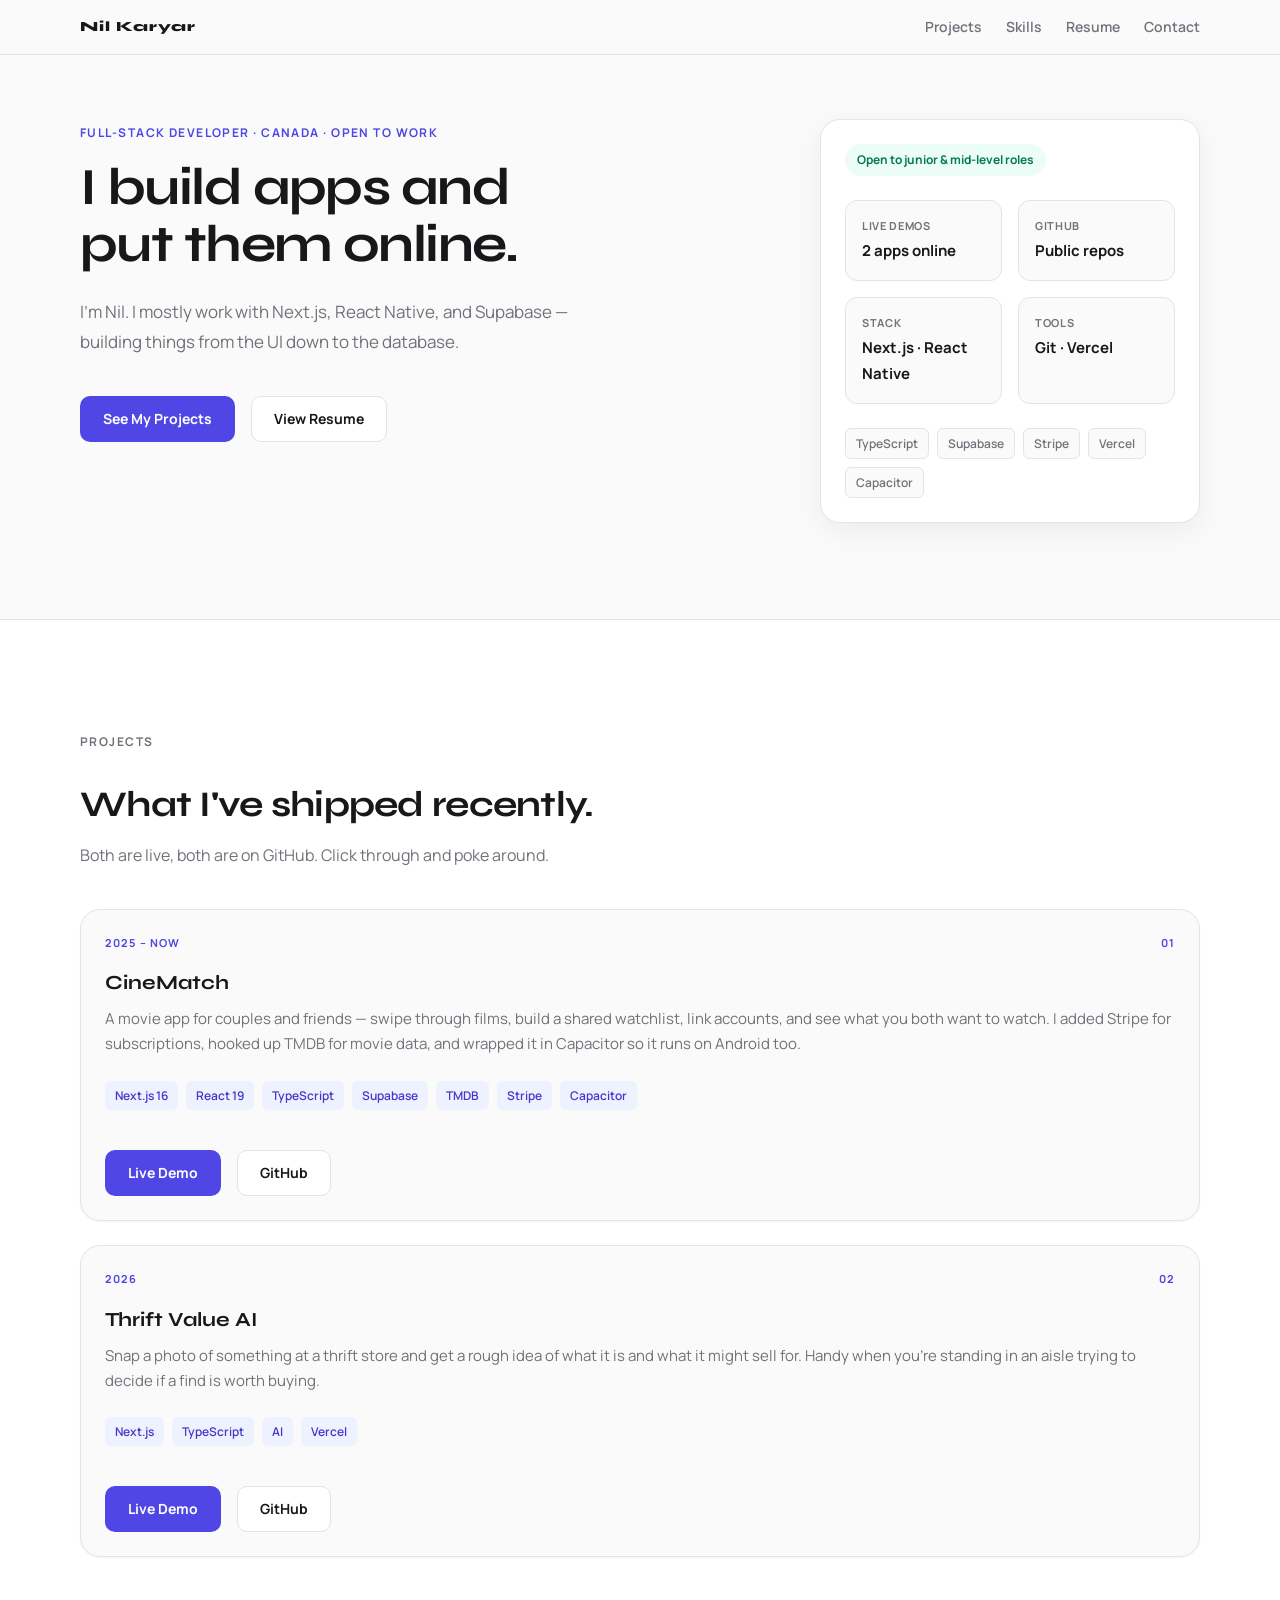
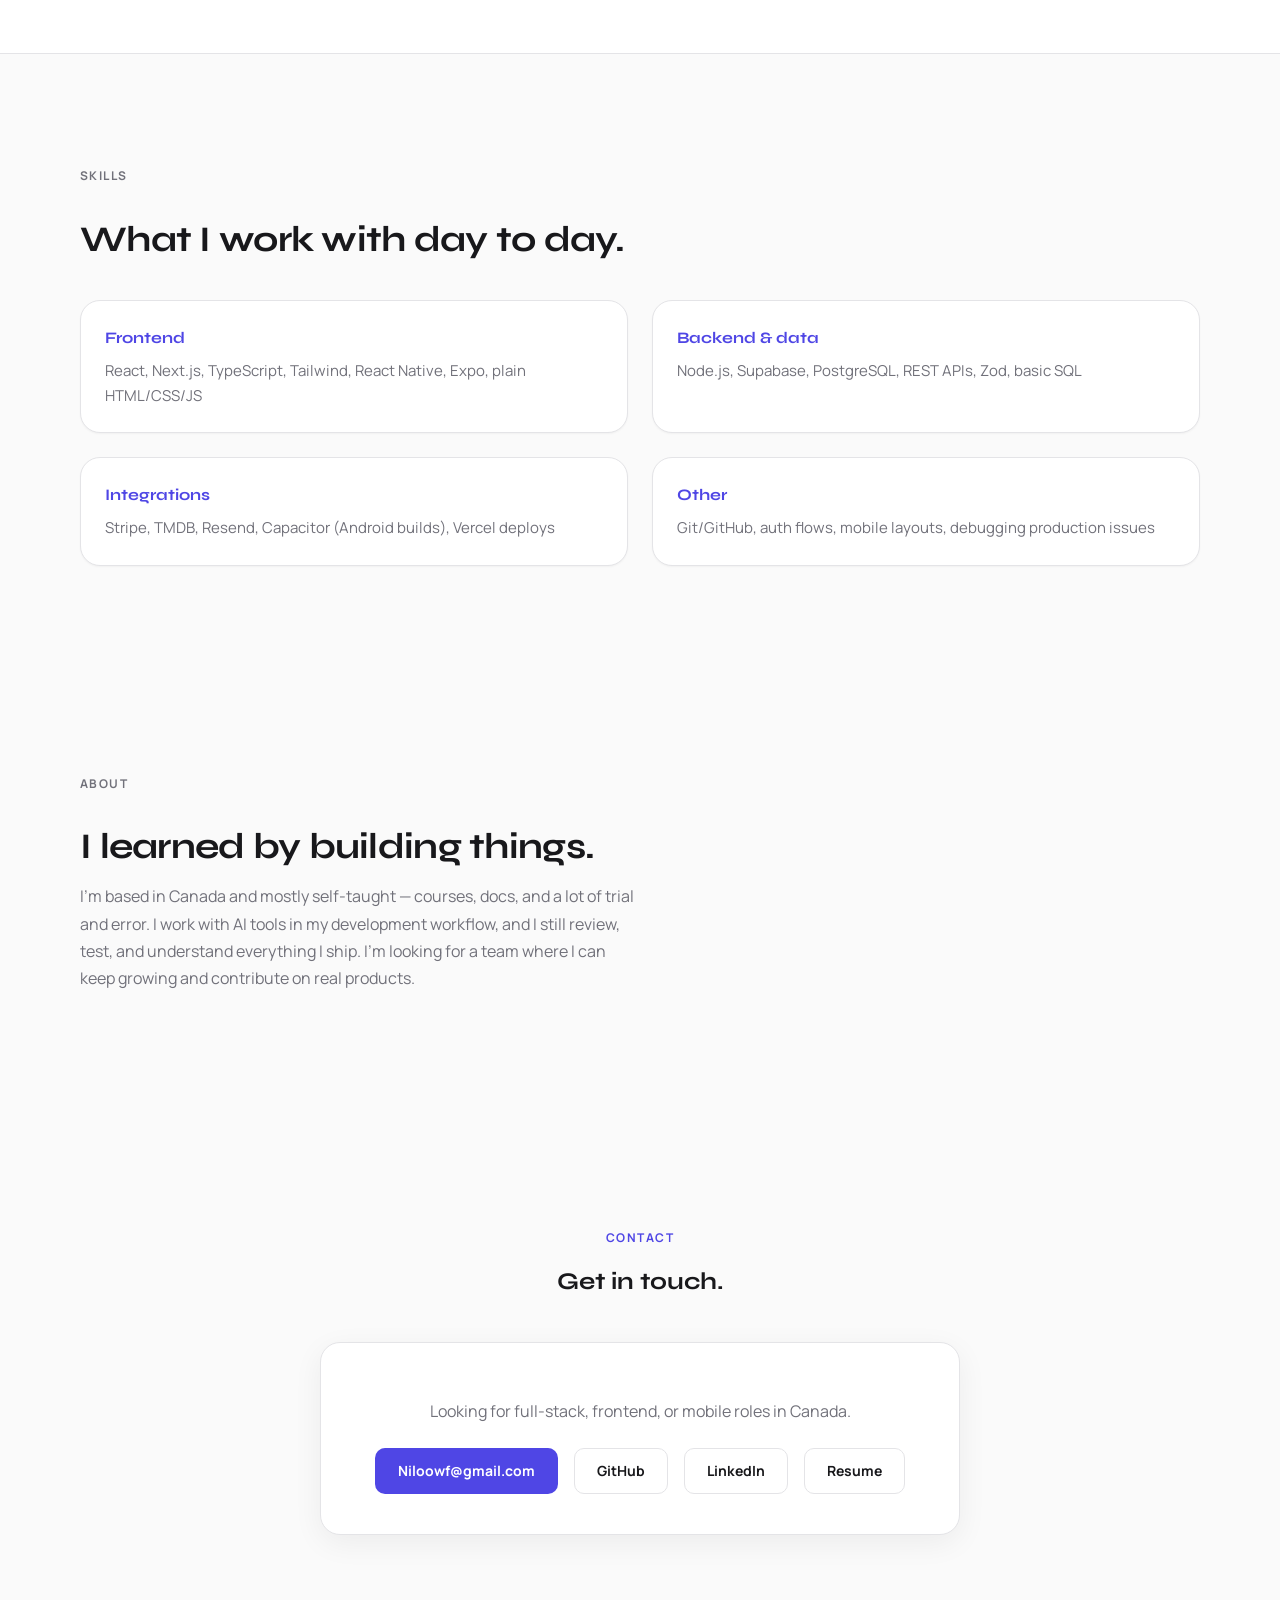
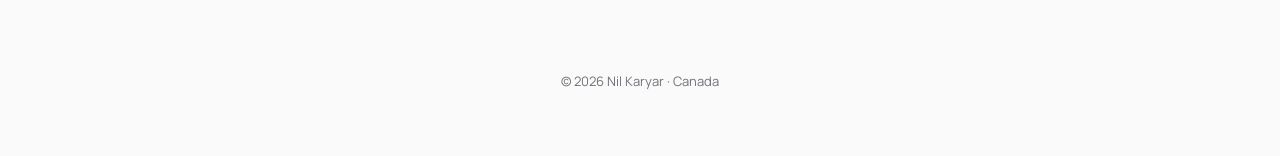
<file: docs/index.html>
<!DOCTYPE html>
<html lang="en">
  <head>
    <meta charset="UTF-8" />
    <meta name="viewport" content="width=device-width, initial-scale=1.0" />
    <title>Nil Karyar | Full-Stack Developer</title>
    <meta
      name="description"
      content="Nil Karyar — full-stack developer in Canada. CineMatch and Thrift Value AI."
    />
    <link rel="preconnect" href="https://fonts.googleapis.com" />
    <link rel="preconnect" href="https://fonts.gstatic.com" crossorigin />
    <link
      href="https://fonts.googleapis.com/css2?family=Syne:wght@600;700;800&family=Manrope:wght@400;500;600;700;800&display=swap"
      rel="stylesheet"
    />
    <link rel="stylesheet" href="styles.css" />
  </head>
  <body>
    <header class="site-header">
      <div class="container header-inner">
        <a class="logo" href="#top">Nil Karyar</a>
        <nav class="nav">
          <a href="#projects">Projects</a>
          <a href="#skills">Skills</a>
          <a href="resume.html">Resume</a>
          <a href="#contact">Contact</a>
        </nav>
      </div>
    </header>

    <main id="top">
      <section class="hero">
        <div class="container hero-layout">
          <div class="reveal">
            <p class="eyebrow">Full-Stack Developer · Canada · Open to Work</p>
            <h1>I build apps and put them online.</h1>
            <p class="hero-lead">
              I'm Nil. I mostly work with Next.js, React Native, and Supabase — building things
              from the UI down to the database.
            </p>
            <div class="hero-btns">
              <a class="btn btn-primary" href="#projects">See My Projects</a>
              <a class="btn btn-outline" href="resume.html">View Resume</a>
            </div>
          </div>

          <aside class="hero-aside reveal">
            <span class="badge">Open to junior & mid-level roles</span>
            <div class="stat-grid">
              <div>
                <small>Live demos</small>
                <strong>2 apps online</strong>
              </div>
              <div>
                <small>GitHub</small>
                <strong>Public repos</strong>
              </div>
              <div>
                <small>Stack</small>
                <strong>Next.js · React Native</strong>
              </div>
              <div>
                <small>Tools</small>
                <strong>Git · Vercel</strong>
              </div>
            </div>
            <div class="tag-list">
              <span>TypeScript</span>
              <span>Supabase</span>
              <span>Stripe</span>
              <span>Vercel</span>
              <span>Capacitor</span>
            </div>
          </aside>
        </div>
      </section>

      <section class="section section-alt" id="projects">
        <div class="container">
          <div class="section-head reveal">
            <p class="eyebrow">Projects</p>
            <h2>What I've shipped recently.</h2>
            <p>Both are live, both are on GitHub. Click through and poke around.</p>
          </div>

          <div class="projects">
            <article class="project project-wide reveal">
              <div class="project-top"><span>2025 – now</span><span>01</span></div>
              <h3>CineMatch</h3>
              <p class="project-desc">
                A movie app for couples and friends — swipe through films, build a shared watchlist,
                link accounts, and see what you both want to watch. I added Stripe for subscriptions,
                hooked up TMDB for movie data, and wrapped it in Capacitor so it runs on Android too.
              </p>
              <ul class="chips">
                <li>Next.js 16</li><li>React 19</li><li>TypeScript</li><li>Supabase</li>
                <li>TMDB</li><li>Stripe</li><li>Capacitor</li>
              </ul>
              <div class="project-actions">
                <a class="btn btn-primary" href="https://cine-match-neon.vercel.app" target="_blank" rel="noreferrer">Live Demo</a>
                <a class="btn btn-outline" href="https://github.com/iNiloowf/CineMatch" target="_blank" rel="noreferrer">GitHub</a>
              </div>
            </article>

            <article class="project project-wide reveal">
              <div class="project-top"><span>2026</span><span>02</span></div>
              <h3>Thrift Value AI</h3>
              <p class="project-desc">
                Snap a photo of something at a thrift store and get a rough idea of what it is and
                what it might sell for. Handy when you're standing in an aisle trying to decide
                if a find is worth buying.
              </p>
              <ul class="chips">
                <li>Next.js</li><li>TypeScript</li><li>AI</li><li>Vercel</li>
              </ul>
              <div class="project-actions">
                <a class="btn btn-primary" href="https://thrift-store-ai-app.vercel.app" target="_blank" rel="noreferrer">Live Demo</a>
                <a class="btn btn-outline" href="https://github.com/iNiloowf/Thrift-Store-AI-App" target="_blank" rel="noreferrer">GitHub</a>
              </div>
            </article>
          </div>
        </div>
      </section>

      <section class="section" id="skills">
        <div class="container">
          <div class="section-head reveal">
            <p class="eyebrow">Skills</p>
            <h2>What I work with day to day.</h2>
          </div>
          <div class="grid-2 reveal">
            <div class="card">
              <h4>Frontend</h4>
              <p>React, Next.js, TypeScript, Tailwind, React Native, Expo, plain HTML/CSS/JS</p>
            </div>
            <div class="card">
              <h4>Backend & data</h4>
              <p>Node.js, Supabase, PostgreSQL, REST APIs, Zod, basic SQL</p>
            </div>
            <div class="card">
              <h4>Integrations</h4>
              <p>Stripe, TMDB, Resend, Capacitor (Android builds), Vercel deploys</p>
            </div>
            <div class="card">
              <h4>Other</h4>
              <p>Git/GitHub, auth flows, mobile layouts, debugging production issues</p>
            </div>
          </div>
        </div>
      </section>

      <section class="section" id="about">
        <div class="container">
          <div class="section-head reveal">
            <p class="eyebrow">About</p>
            <h2>I learned by building things.</h2>
            <p>
              I'm based in Canada and mostly self-taught — courses, docs, and a lot of trial and error.
              I work with AI tools in my development workflow, and I still review, test, and understand
              everything I ship. I'm looking for a team where I can keep growing and contribute on
              real products.
            </p>
          </div>
        </div>
      </section>

      <section class="section" id="contact">
        <div class="container contact-wrap">
          <div class="reveal">
            <p class="eyebrow">Contact</p>
            <h2>Get in touch.</h2>
            <div class="contact-box">
              <p>Looking for full-stack, frontend, or mobile roles in Canada.</p>
              <div class="hero-btns">
                <a class="btn btn-primary" href="mailto:Niloowf@gmail.com">Niloowf@gmail.com</a>
                <a class="btn btn-outline" href="https://github.com/iNiloowf" target="_blank" rel="noreferrer">GitHub</a>
                <a class="btn btn-outline" href="https://www.linkedin.com/in/niloofar-karyar-1b3258156/" target="_blank" rel="noreferrer">LinkedIn</a>
                <a class="btn btn-outline" href="resume.html">Resume</a>
              </div>
            </div>
          </div>
        </div>
      </section>
    </main>

    <footer class="site-footer">
      <div class="container">© 2026 Nil Karyar · Canada</div>
    </footer>

    <script src="script.js"></script>
  </body>
</html>
</file>
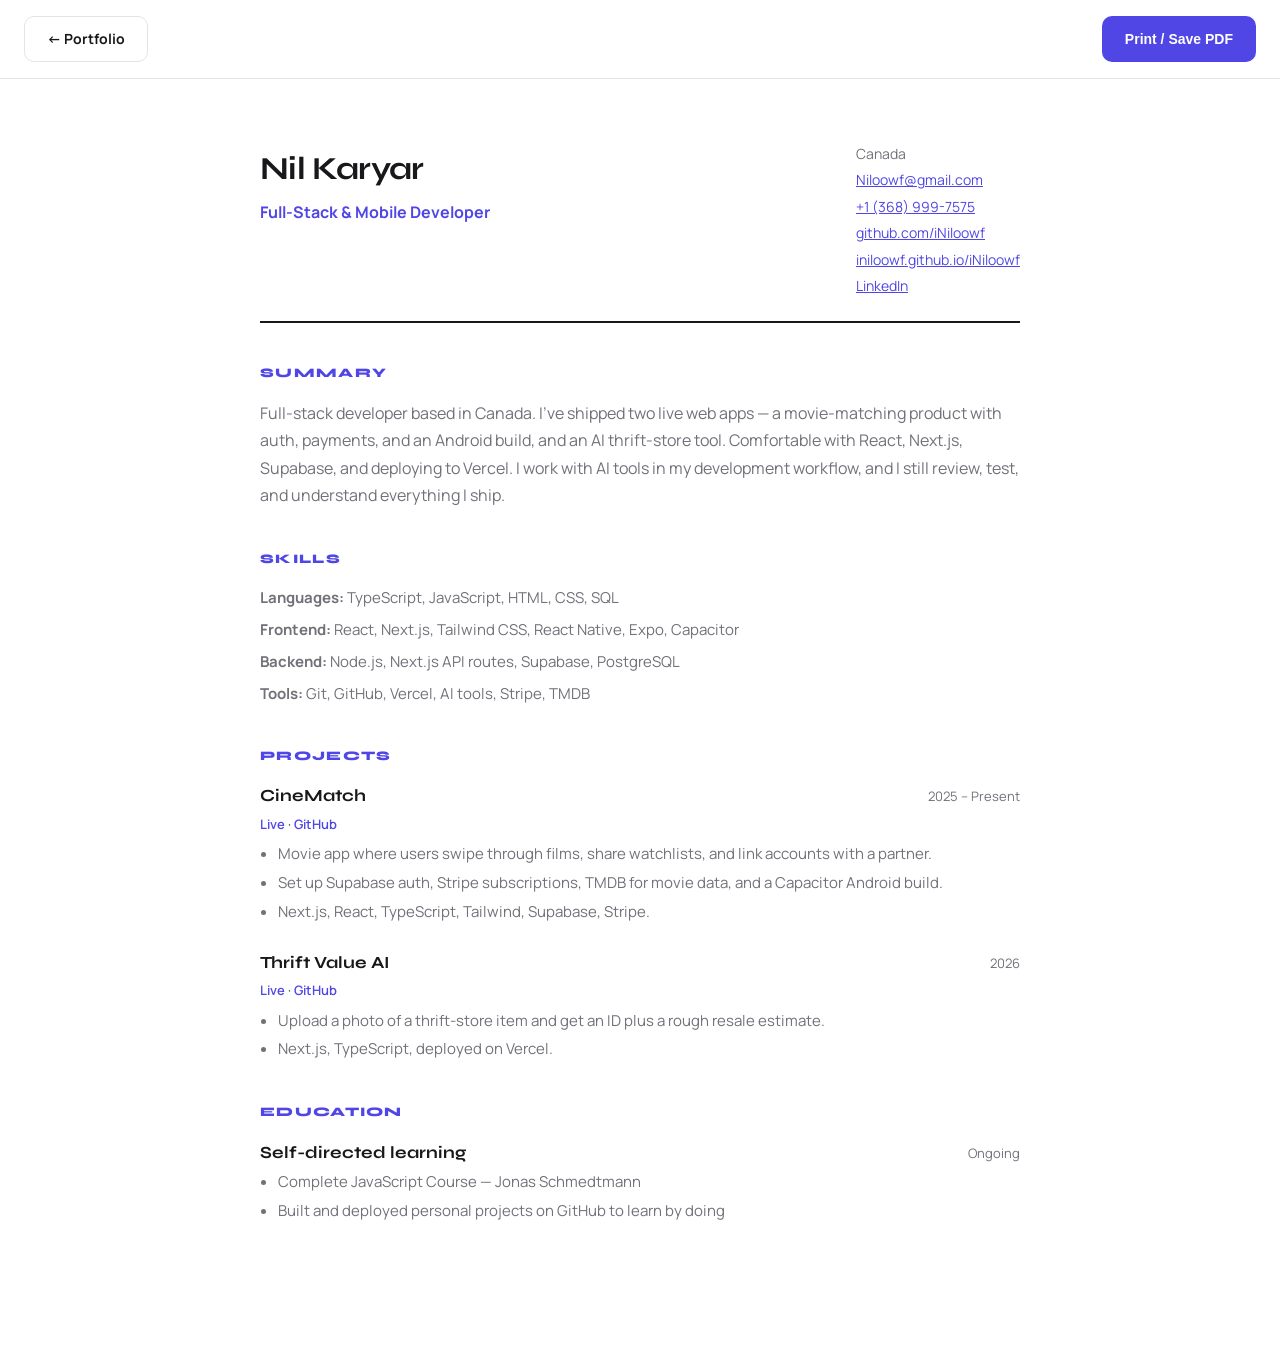
<file: docs/resume.html>
<!DOCTYPE html>
<html lang="en">
  <head>
    <meta charset="UTF-8" />
    <meta name="viewport" content="width=device-width, initial-scale=1.0" />
    <title>Resume — Nil Karyar</title>
    <link rel="preconnect" href="https://fonts.googleapis.com" />
    <link rel="preconnect" href="https://fonts.gstatic.com" crossorigin />
    <link
      href="https://fonts.googleapis.com/css2?family=Syne:wght@600;700;800&family=Manrope:wght@400;500;600;700&display=swap"
      rel="stylesheet"
    />
    <link rel="stylesheet" href="styles.css" />
  </head>
  <body class="resume-body">
    <div class="resume-bar no-print">
      <a href="index.html" class="btn btn-outline">← Portfolio</a>
      <button class="btn btn-primary" onclick="window.print()">Print / Save PDF</button>
    </div>

    <article class="resume-doc">
      <header>
        <div>
          <h1>Nil Karyar</h1>
          <p class="resume-role">Full-Stack & Mobile Developer</p>
        </div>
        <div class="resume-links-col">
          <span>Canada</span>
          <a href="mailto:Niloowf@gmail.com">Niloowf@gmail.com</a>
          <a href="tel:+13689997575">+1 (368) 999-7575</a>
          <a href="https://github.com/iNiloowf">github.com/iNiloowf</a>
          <a href="https://iniloowf.github.io/iNiloowf/">iniloowf.github.io/iNiloowf</a>
          <a href="https://www.linkedin.com/in/niloofar-karyar-1b3258156/">LinkedIn</a>
        </div>
      </header>

      <section class="resume-block">
        <h2>Summary</h2>
        <p>
          Full-stack developer based in Canada. I've shipped two live web apps — a movie-matching
          product with auth, payments, and an Android build, and an AI thrift-store tool. Comfortable
          with React, Next.js, Supabase, and deploying to Vercel. I work with AI tools in my
          development workflow, and I still review, test, and understand everything I ship.
        </p>
      </section>

      <section class="resume-block">
        <h2>Skills</h2>
        <div class="skill-lines">
          <div><strong>Languages:</strong> TypeScript, JavaScript, HTML, CSS, SQL</div>
          <div><strong>Frontend:</strong> React, Next.js, Tailwind CSS, React Native, Expo, Capacitor</div>
          <div><strong>Backend:</strong> Node.js, Next.js API routes, Supabase, PostgreSQL</div>
          <div><strong>Tools:</strong> Git, GitHub, Vercel, AI tools, Stripe, TMDB</div>
        </div>
      </section>

      <section class="resume-block">
        <h2>Projects</h2>

        <div class="job">
          <div class="job-head">
            <h3>CineMatch</h3>
            <span>2025 – Present</span>
          </div>
          <p class="job-links">
            <a href="https://cine-match-neon.vercel.app">Live</a> ·
            <a href="https://github.com/iNiloowf/CineMatch">GitHub</a>
          </p>
          <ul>
            <li>Movie app where users swipe through films, share watchlists, and link accounts with a partner.</li>
            <li>Set up Supabase auth, Stripe subscriptions, TMDB for movie data, and a Capacitor Android build.</li>
            <li>Next.js, React, TypeScript, Tailwind, Supabase, Stripe.</li>
          </ul>
        </div>

        <div class="job">
          <div class="job-head">
            <h3>Thrift Value AI</h3>
            <span>2026</span>
          </div>
          <p class="job-links">
            <a href="https://thrift-store-ai-app.vercel.app">Live</a> ·
            <a href="https://github.com/iNiloowf/Thrift-Store-AI-App">GitHub</a>
          </p>
          <ul>
            <li>Upload a photo of a thrift-store item and get an ID plus a rough resale estimate.</li>
            <li>Next.js, TypeScript, deployed on Vercel.</li>
          </ul>
        </div>
      </section>

      <section class="resume-block">
        <h2>Education</h2>
        <div class="job">
          <div class="job-head">
            <h3>Self-directed learning</h3>
            <span>Ongoing</span>
          </div>
          <ul>
            <li>Complete JavaScript Course — Jonas Schmedtmann</li>
            <li>Built and deployed personal projects on GitHub to learn by doing</li>
          </ul>
        </div>
      </section>
    </article>
  </body>
</html>
</file>
<file: docs/styles.css>
:root {
  --bg: #fafafa;
  --surface: #ffffff;
  --text: #18181b;
  --muted: #71717a;
  --line: #e4e4e7;
  --accent: #4f46e5;
  --accent-hover: #4338ca;
  --accent-bg: #eef2ff;
  --accent-border: #c7d2fe;
  --success-bg: #ecfdf5;
  --success-text: #047857;
  --space-xs: 8px;
  --space-sm: 16px;
  --space-md: 24px;
  --space-lg: 40px;
  --space-xl: 64px;
  --space-2xl: 96px;
  --radius: 12px;
  --radius-lg: 20px;
  --max: 1120px;
  --shadow-sm: 0 1px 2px rgba(0, 0, 0, 0.04);
  --shadow-md: 0 8px 30px rgba(0, 0, 0, 0.06);
}

*, *::before, *::after { box-sizing: border-box; }

html { scroll-behavior: smooth; }

body {
  margin: 0;
  font-family: "Manrope", system-ui, -apple-system, sans-serif;
  font-size: 16px;
  line-height: 1.6;
  color: var(--text);
  background: var(--bg);
  -webkit-font-smoothing: antialiased;
}

img { max-width: 100%; display: block; }
a { color: inherit; text-decoration: none; }
ul { margin: 0; padding: 0; list-style: none; }
p { margin: 0; }
h1, h2, h3, h4 { margin: 0; font-family: "Syne", sans-serif; }

.container {
  width: min(var(--max), calc(100% - 48px));
  margin-left: auto;
  margin-right: auto;
}

/* Header */
.site-header {
  position: sticky;
  top: 0;
  z-index: 50;
  background: rgba(250, 250, 250, 0.92);
  backdrop-filter: blur(12px);
  border-bottom: 1px solid var(--line);
}

.header-inner {
  display: flex;
  align-items: center;
  justify-content: space-between;
  gap: var(--space-md);
  padding: var(--space-sm) 0;
}

.logo {
  font-family: "Syne", sans-serif;
  font-size: 0.875rem;
  font-weight: 800;
  letter-spacing: 0.08em;
  color: var(--text);
}

.nav {
  display: flex;
  flex-wrap: wrap;
  align-items: center;
  gap: var(--space-md);
}

.nav a {
  font-size: 0.875rem;
  font-weight: 600;
  color: var(--muted);
  transition: color 0.15s;
}

.nav a:hover { color: var(--accent); }

/* Hero */
.hero {
  padding: var(--space-xl) 0 var(--space-2xl);
}

.hero-layout {
  display: grid;
  grid-template-columns: 1fr 380px;
  gap: var(--space-lg);
  align-items: start;
}

.eyebrow {
  display: inline-block;
  margin-bottom: var(--space-sm);
  font-size: 0.75rem;
  font-weight: 700;
  letter-spacing: 0.12em;
  text-transform: uppercase;
  color: var(--accent);
}

.hero h1 {
  font-size: clamp(2.25rem, 5vw, 3.25rem);
  line-height: 1.1;
  letter-spacing: -0.03em;
  max-width: 12ch;
}

.hero h1 em {
  font-style: normal;
  color: var(--accent);
}

.hero-lead {
  margin-top: var(--space-md);
  max-width: 52ch;
  font-size: 1.0625rem;
  line-height: 1.75;
  color: var(--muted);
}

.hero-btns {
  display: flex;
  flex-wrap: wrap;
  gap: var(--space-sm);
  margin-top: var(--space-lg);
}

.btn {
  display: inline-flex;
  align-items: center;
  justify-content: center;
  min-height: 46px;
  padding: 0 22px;
  border-radius: 10px;
  font-size: 0.875rem;
  font-weight: 700;
  border: 1px solid transparent;
  transition: background 0.15s, border-color 0.15s, transform 0.15s;
}

.btn:hover { transform: translateY(-1px); }

.btn-primary {
  background: var(--accent);
  color: #fff;
}

.btn-primary:hover { background: var(--accent-hover); }

.btn-outline {
  background: var(--surface);
  border-color: var(--line);
  color: var(--text);
}

.btn-outline:hover { border-color: var(--accent-border); }

.hero-aside {
  background: var(--surface);
  border: 1px solid var(--line);
  border-radius: var(--radius-lg);
  padding: var(--space-md);
  box-shadow: var(--shadow-md);
}

.badge {
  display: inline-flex;
  align-items: center;
  padding: 6px 12px;
  border-radius: 999px;
  background: var(--success-bg);
  color: var(--success-text);
  font-size: 0.75rem;
  font-weight: 700;
}

.stat-grid {
  display: grid;
  grid-template-columns: 1fr 1fr;
  gap: var(--space-sm);
  margin-top: var(--space-md);
}

.stat-grid div {
  padding: var(--space-sm);
  border-radius: var(--radius);
  background: var(--bg);
  border: 1px solid var(--line);
}

.stat-grid small {
  display: block;
  margin-bottom: 4px;
  font-size: 0.6875rem;
  font-weight: 700;
  letter-spacing: 0.06em;
  text-transform: uppercase;
  color: var(--muted);
}

.stat-grid strong {
  font-size: 0.9375rem;
  font-weight: 700;
  line-height: 1.35;
}

.tag-list {
  display: flex;
  flex-wrap: wrap;
  gap: 8px;
  margin-top: var(--space-md);
}

.tag-list span {
  padding: 5px 10px;
  border-radius: 6px;
  background: var(--bg);
  border: 1px solid var(--line);
  font-size: 0.75rem;
  font-weight: 600;
  color: var(--muted);
}

/* Sections */
.section {
  padding: var(--space-2xl) 0;
}

.section-alt {
  background: var(--surface);
  border-top: 1px solid var(--line);
  border-bottom: 1px solid var(--line);
}

.section-head {
  max-width: 560px;
  margin-bottom: var(--space-lg);
}

.section-head h2 {
  margin-top: var(--space-sm);
  font-size: clamp(1.75rem, 3vw, 2.25rem);
  line-height: 1.15;
  letter-spacing: -0.02em;
}

.section-head p {
  margin-top: var(--space-sm);
  color: var(--muted);
  line-height: 1.7;
}

/* Projects */
.projects {
  display: grid;
  grid-template-columns: repeat(2, 1fr);
  gap: var(--space-md);
}

.project {
  display: flex;
  flex-direction: column;
  background: var(--surface);
  border: 1px solid var(--line);
  border-radius: var(--radius-lg);
  padding: var(--space-md);
  box-shadow: var(--shadow-sm);
  transition: box-shadow 0.2s, transform 0.2s;
}

.section-alt .project {
  background: var(--bg);
}

.project:hover {
  box-shadow: var(--shadow-md);
  transform: translateY(-2px);
}

.project-wide { grid-column: 1 / -1; }

.project-top {
  display: flex;
  justify-content: space-between;
  align-items: center;
  margin-bottom: var(--space-sm);
  font-size: 0.6875rem;
  font-weight: 700;
  letter-spacing: 0.1em;
  text-transform: uppercase;
  color: var(--accent);
}

.project h3 {
  font-size: 1.25rem;
  margin-bottom: var(--space-xs);
}

.project-desc {
  flex: 1;
  color: var(--muted);
  font-size: 0.9375rem;
  line-height: 1.65;
}

.chips {
  display: flex;
  flex-wrap: wrap;
  gap: 8px;
  margin: var(--space-md) 0;
}

.chips li {
  padding: 5px 10px;
  border-radius: 6px;
  background: var(--accent-bg);
  color: var(--accent-hover);
  font-size: 0.75rem;
  font-weight: 600;
}

.project-actions {
  display: flex;
  flex-wrap: wrap;
  gap: var(--space-sm);
  margin-top: auto;
  padding-top: var(--space-sm);
}

/* Skills */
.grid-2 {
  display: grid;
  grid-template-columns: repeat(2, 1fr);
  gap: var(--space-md);
}

.card {
  background: var(--surface);
  border: 1px solid var(--line);
  border-radius: var(--radius-lg);
  padding: var(--space-md);
  box-shadow: var(--shadow-sm);
}

.section-alt .card { background: var(--bg); }

.card h4 {
  font-size: 1rem;
  color: var(--accent);
  margin-bottom: var(--space-xs);
}

.card p {
  color: var(--muted);
  font-size: 0.9375rem;
  line-height: 1.65;
}

.ai-card {
  grid-column: 1 / -1;
  background: linear-gradient(135deg, #fff 0%, var(--accent-bg) 100%);
  border-color: var(--accent-border);
}

.ai-card ul {
  margin-top: var(--space-sm);
  padding-left: 20px;
  list-style: disc;
  color: var(--muted);
  font-size: 0.9375rem;
}

.ai-card li { margin-bottom: 6px; }

.ai-note {
  margin-top: var(--space-md);
  padding-top: var(--space-sm);
  border-top: 1px solid var(--accent-border);
  font-size: 0.875rem;
  font-weight: 600;
  color: var(--accent-hover);
}

/* Contact */
.contact-wrap {
  max-width: 640px;
  margin: 0 auto;
  text-align: center;
}

.contact-box {
  margin-top: var(--space-lg);
  padding: var(--space-lg);
  background: var(--surface);
  border: 1px solid var(--line);
  border-radius: var(--radius-lg);
  box-shadow: var(--shadow-md);
}

.contact-box p {
  margin-top: var(--space-sm);
  color: var(--muted);
}

.contact-box .hero-btns {
  justify-content: center;
  margin-top: var(--space-md);
}

/* Footer */
.site-footer {
  padding: var(--space-lg) 0 var(--space-xl);
  text-align: center;
  font-size: 0.8125rem;
  color: var(--muted);
}

/* Reveal */
.reveal {
  opacity: 0;
  transform: translateY(12px);
  transition: opacity 0.5s ease, transform 0.5s ease;
}

.reveal.visible {
  opacity: 1;
  transform: none;
}

/* Resume */
.resume-body { background: #fff; }

.resume-bar {
  position: sticky;
  top: 0;
  z-index: 50;
  display: flex;
  justify-content: space-between;
  align-items: center;
  gap: var(--space-sm);
  padding: var(--space-sm) var(--space-md);
  background: rgba(255, 255, 255, 0.95);
  border-bottom: 1px solid var(--line);
  backdrop-filter: blur(8px);
}

.resume-doc {
  width: min(760px, calc(100% - 48px));
  margin: 0 auto;
  padding: var(--space-xl) 0 var(--space-2xl);
}

.resume-doc header {
  display: flex;
  justify-content: space-between;
  gap: var(--space-md);
  flex-wrap: wrap;
  padding-bottom: var(--space-md);
  margin-bottom: var(--space-lg);
  border-bottom: 2px solid var(--text);
}

.resume-doc h1 {
  font-size: 2rem;
  letter-spacing: -0.02em;
}

.resume-role {
  margin-top: 6px;
  font-weight: 700;
  color: var(--accent);
}

.resume-links-col {
  display: flex;
  flex-direction: column;
  gap: 4px;
  font-size: 0.875rem;
  color: var(--muted);
}

.resume-links-col a {
  color: var(--accent);
  text-decoration: underline;
}

.resume-block {
  margin-bottom: var(--space-lg);
}

.resume-block h2 {
  margin-bottom: var(--space-sm);
  font-size: 0.8125rem;
  font-weight: 800;
  letter-spacing: 0.1em;
  text-transform: uppercase;
  color: var(--accent);
}

.resume-block > p {
  color: var(--muted);
  line-height: 1.7;
}

.skill-lines {
  display: grid;
  gap: 8px;
  font-size: 0.9375rem;
  color: var(--muted);
}

.job {
  margin-bottom: var(--space-md);
}

.job-head {
  display: flex;
  justify-content: space-between;
  align-items: baseline;
  gap: var(--space-sm);
  margin-bottom: 4px;
}

.job-head h3 { font-size: 1.0625rem; }

.job-head span {
  font-size: 0.8125rem;
  color: var(--muted);
  white-space: nowrap;
}

.job-links {
  margin-bottom: var(--space-xs);
  font-size: 0.8125rem;
}

.job-links a { color: var(--accent); font-weight: 600; }

.job ul {
  padding-left: 18px;
  list-style: disc;
  color: var(--muted);
  font-size: 0.9375rem;
  line-height: 1.65;
}

.job li { margin-bottom: 4px; }

@media print {
  .no-print { display: none !important; }
  .resume-doc { width: 100%; padding: 0; }
}

@media (max-width: 900px) {
  .hero-layout,
  .projects,
  .grid-2 {
    grid-template-columns: 1fr;
  }

  .project-wide { grid-column: auto; }

  .header-inner {
    flex-direction: column;
    align-items: flex-start;
  }

  .hero { padding: var(--space-lg) 0 var(--space-xl); }
  .section { padding: var(--space-xl) 0; }
}

@media (max-width: 600px) {
  .container,
  .resume-doc {
    width: calc(100% - 32px);
  }

  .stat-grid { grid-template-columns: 1fr; }
}

@media (prefers-reduced-motion: reduce) {
  .reveal { opacity: 1; transform: none; transition: none; }
}
</file>
